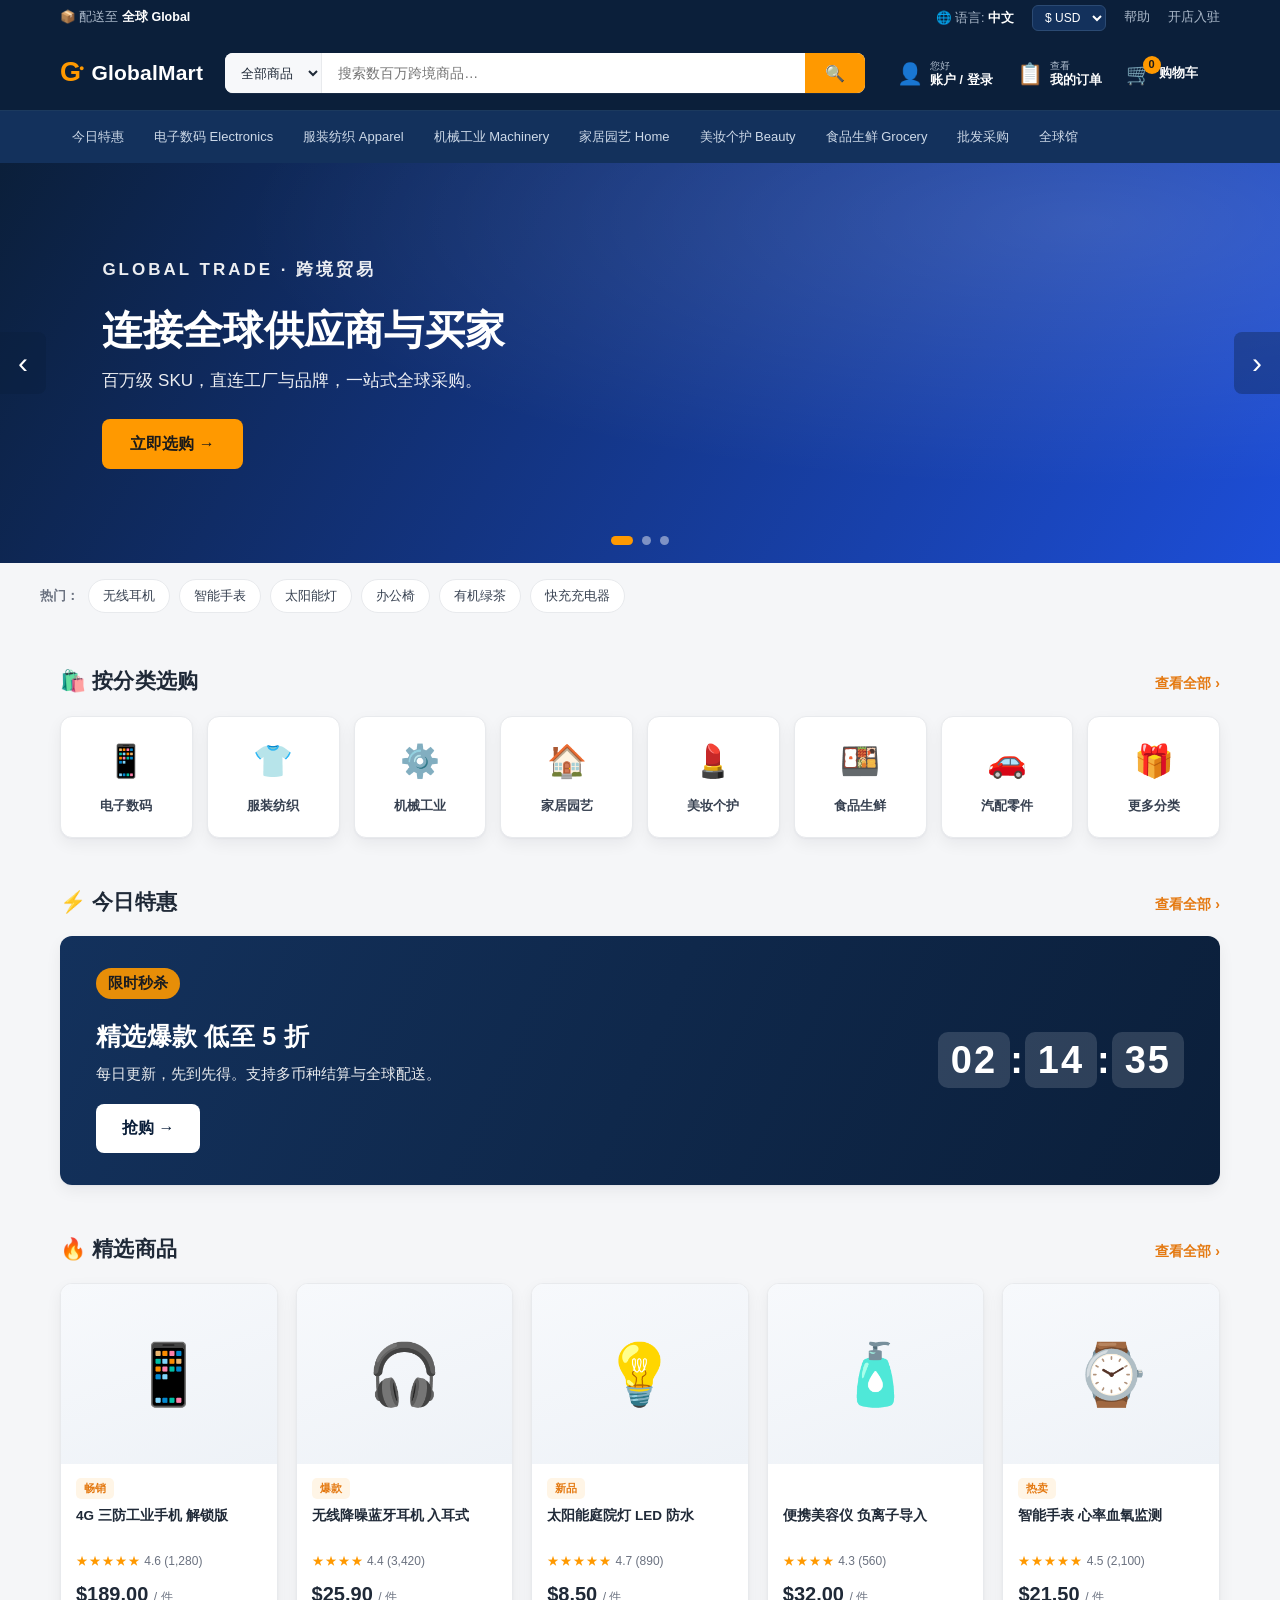
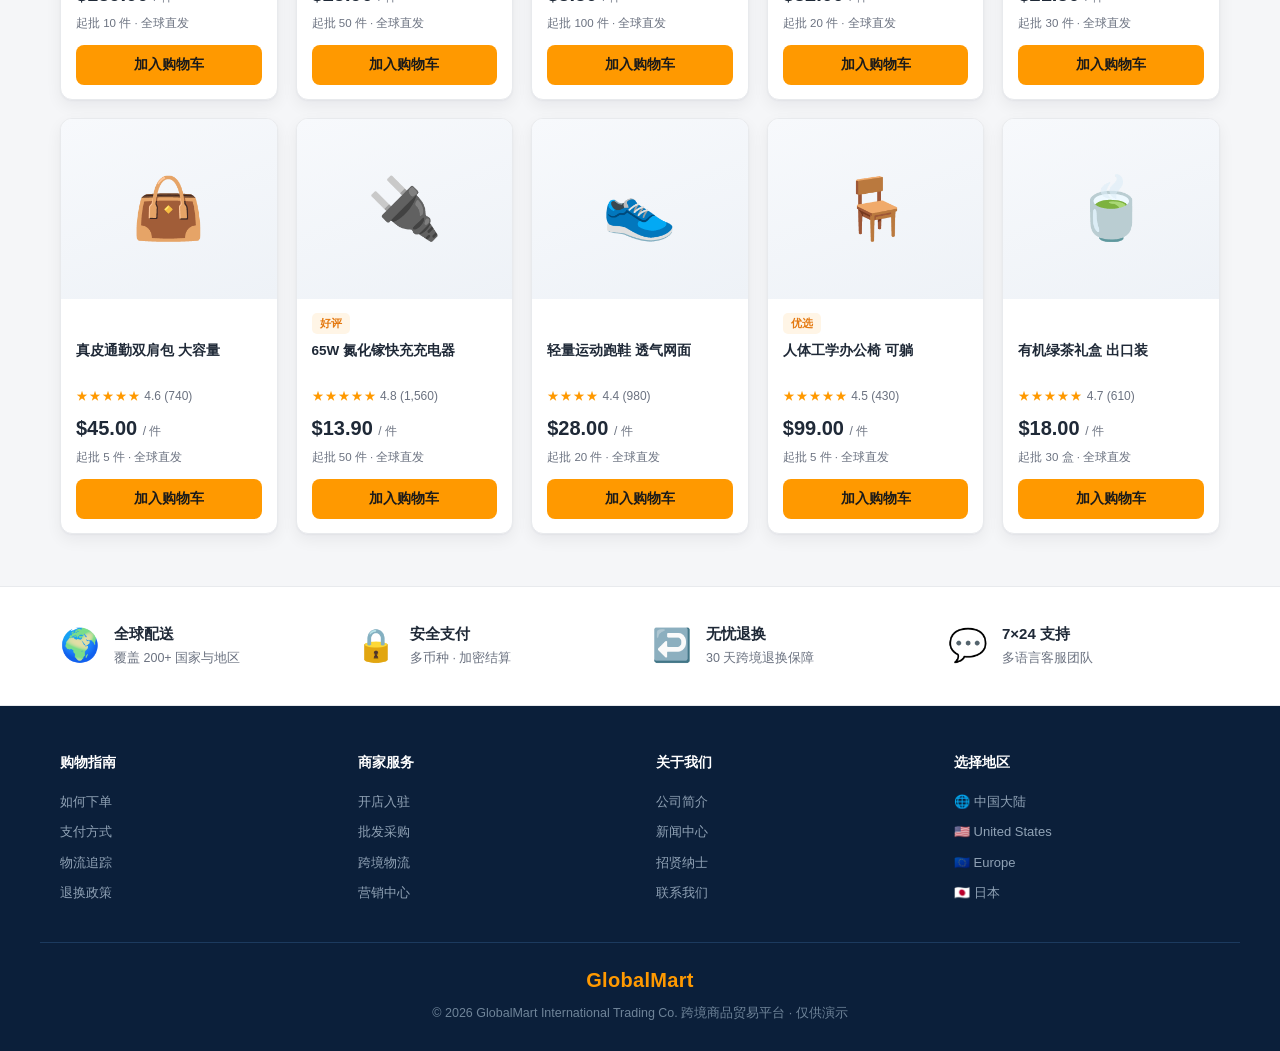
<file: index.html>
<!DOCTYPE html>
<html lang="zh-CN">
<head>
  <meta charset="UTF-8" />
  <meta name="viewport" content="width=device-width, initial-scale=1.0" />
  <title>GlobalMart — 国际商品贸易平台 | Worldwide B2B & B2C Marketplace</title>
  <meta name="description" content="GlobalMart 是一个面向国际往来的商品贸易平台，提供跨境批发与零售、全球物流与多币种结算服务。" />
  <link rel="preconnect" href="https://fonts.googleapis.com" />
  <link rel="stylesheet" href="styles.css" />
</head>
<body>
  <!-- ============ 顶部工具条 ============ -->
  <div class="topbar">
    <div class="container topbar-inner">
      <div class="topbar-left">
        <span class="ship-to" id="shipTo">📦 配送至 <strong>全球 Global</strong></span>
      </div>
      <div class="topbar-right">
        <button class="lang-btn" id="langBtn" aria-label="切换语言">🌐 <span data-i18n="language">语言</span>: <strong id="langLabel">中文</strong></button>
        <div class="currency-select">
          <label for="currency" class="sr-only">货币</label>
          <select id="currency" aria-label="选择货币">
            <option value="USD" data-symbol="$">$ USD</option>
            <option value="CNY" data-symbol="¥">¥ CNY</option>
            <option value="EUR" data-symbol="€">€ EUR</option>
            <option value="GBP" data-symbol="£">£ GBP</option>
            <option value="JPY" data-symbol="¥">¥ JPY</option>
          </select>
        </div>
        <a href="#" class="topbar-link" data-i18n="help">帮助</a>
        <a href="#" class="topbar-link" data-i18n="sell">开店入驻</a>
      </div>
    </div>
  </div>

  <!-- ============ 主头部 ============ -->
  <header class="header">
    <div class="container header-inner">
      <a href="#" class="logo" aria-label="GlobalMart 首页">
        <span class="logo-mark">G<span class="logo-dot">●</span></span>
        <span class="logo-text">GlobalMart</span>
      </a>

      <button class="menu-toggle" id="menuToggle" aria-label="菜单">☰</button>

      <form class="search" role="search" onsubmit="return false;">
        <select class="search-cat" aria-label="搜索分类">
          <option>全部商品</option>
          <option>电子数码</option>
          <option>服装纺织</option>
          <option>机械工业</option>
          <option>家居园艺</option>
          <option>美妆个护</option>
        </select>
        <input type="search" class="search-input" id="searchInput" placeholder="搜索数百万跨境商品…" data-i18n-ph="searchPh" />
        <button class="search-btn" aria-label="搜索">🔍</button>
      </form>

      <nav class="header-actions">
        <a href="account.html" class="ha-item">
          <span class="ha-icon">👤</span>
          <span class="ha-text"><small data-i18n="hello">您好</small><br /><strong data-i18n="account">账户 / 登录</strong></span>
        </a>
        <a href="#" class="ha-item">
          <span class="ha-icon">📋</span>
          <span class="ha-text"><small data-i18n="ordersSmall">查看</small><br /><strong data-i18n="orders">我的订单</strong></span>
        </a>
        <a href="#" class="ha-item cart" id="cartBtn">
          <span class="ha-icon">🛒<span class="cart-count" id="cartCount">0</span></span>
          <span class="ha-text"><strong data-i18n="cart">购物车</strong></span>
        </a>
      </nav>
    </div>

    <!-- 分类导航 -->
    <nav class="dept-nav" id="deptNav">
      <div class="container dept-inner">
        <a href="#" data-i18n="deals">今日特惠</a>
        <a href="#">电子数码 Electronics</a>
        <a href="#">服装纺织 Apparel</a>
        <a href="#">机械工业 Machinery</a>
        <a href="#">家居园艺 Home</a>
        <a href="#">美妆个护 Beauty</a>
        <a href="#">食品生鲜 Grocery</a>
        <a href="#" data-i18n="wholesale">批发采购</a>
        <a href="#" data-i18n="global">全球馆</a>
      </div>
    </nav>
  </header>

  <!-- ============ 主视觉轮播 ============ -->
  <section class="hero">
    <div class="hero-slides" id="heroSlides">
      <div class="hero-slide active" style="background:linear-gradient(120deg,#0b1f3a,#1d4ed8);">
        <div class="hero-content">
          <p class="hero-eyebrow">GLOBAL TRADE · 跨境贸易</p>
          <h1 data-i18n="hero1Title">连接全球供应商与买家</h1>
          <p data-i18n="hero1Sub">百万级 SKU，直连工厂与品牌，一站式全球采购。</p>
          <a href="#products" class="hero-cta" data-i18n="shopNow">立即选购 →</a>
        </div>
      </div>
      <div class="hero-slide" style="background:linear-gradient(120deg,#7c2d12,#f59e0b);">
        <div class="hero-content">
          <p class="hero-eyebrow">WHOLESALE · 批发专享</p>
          <h1 data-i18n="hero2Title">批量采购，更低单价</h1>
          <p data-i18n="hero2Sub">注册企业账户，解锁阶梯报价与专属客户经理。</p>
          <a href="#" class="hero-cta" data-i18n="learnMore">了解批发 →</a>
        </div>
      </div>
      <div class="hero-slide" style="background:linear-gradient(120deg,#064e3b,#10b981);">
        <div class="hero-content">
          <p class="hero-eyebrow">WORLDWIDE SHIPPING · 全球物流</p>
          <h1 data-i18n="hero3Title">200+ 国家与地区送达</h1>
          <p data-i18n="hero3Sub">清关、税费预估与全程追踪，跨境更省心。</p>
          <a href="#" class="hero-cta" data-i18n="trackShip">查询物流 →</a>
        </div>
      </div>
    </div>
    <button class="hero-arrow prev" id="heroPrev" aria-label="上一张">‹</button>
    <button class="hero-arrow next" id="heroNext" aria-label="下一张">›</button>
    <div class="hero-dots" id="heroDots"></div>
  </section>

  <!-- ============ 热门搜索 ============ -->
  <div class="trend-bar container">
    <span class="trend-label" data-i18n="trend">热门：</span>
    <a href="#">无线耳机</a><a href="#">智能手表</a><a href="#">太阳能灯</a><a href="#">办公椅</a><a href="#">有机绿茶</a><a href="#">快充充电器</a>
  </div>

  <!-- ============ 快捷分类 ============ -->
  <section class="container section" id="catTiles">
    <div class="section-head">
      <h2 data-i18n="catTitle">🛍️ 按分类选购</h2>
      <a href="#" class="see-all" data-i18n="seeAll">查看全部 ›</a>
    </div>
    <div class="cat-grid">
      <a class="cat-tile" href="#"><span class="cat-emoji">📱</span><span data-i18n="cElec">电子数码</span></a>
      <a class="cat-tile" href="#"><span class="cat-emoji">👕</span><span data-i18n="cApp">服装纺织</span></a>
      <a class="cat-tile" href="#"><span class="cat-emoji">⚙️</span><span data-i18n="cMach">机械工业</span></a>
      <a class="cat-tile" href="#"><span class="cat-emoji">🏠</span><span data-i18n="cHome">家居园艺</span></a>
      <a class="cat-tile" href="#"><span class="cat-emoji">💄</span><span data-i18n="cBeauty">美妆个护</span></a>
      <a class="cat-tile" href="#"><span class="cat-emoji">🍱</span><span data-i18n="cFood">食品生鲜</span></a>
      <a class="cat-tile" href="#"><span class="cat-emoji">🚗</span><span data-i18n="cAuto">汽配零件</span></a>
      <a class="cat-tile" href="#"><span class="cat-emoji">🎁</span><span data-i18n="cMore">更多分类</span></a>
    </div>
  </section>

  <!-- ============ 今日特惠 ============ -->
  <section class="container section">
    <div class="section-head">
      <h2 data-i18n="dealTitle">⚡ 今日特惠</h2>
      <a href="#" class="see-all" data-i18n="seeAll">查看全部 ›</a>
    </div>
    <div class="deal-banner">
      <div class="deal-info">
        <p class="deal-tag" data-i18n="limited">限时秒杀</p>
        <h3 data-i18n="dealH">精选爆款 低至 5 折</h3>
        <p data-i18n="dealP">每日更新，先到先得。支持多币种结算与全球配送。</p>
        <a href="#products" class="deal-btn" data-i18n="grab">抢购 →</a>
      </div>
      <div class="deal-timer" id="dealTimer">
        <span>02</span>:<span>14</span>:<span>36</span>
      </div>
    </div>
  </section>

  <!-- ============ 精选商品 ============ -->
  <section class="container section" id="products">
    <div class="section-head">
      <h2 data-i18n="featTitle">🔥 精选商品</h2>
      <a href="#" class="see-all" data-i18n="seeAll">查看全部 ›</a>
    </div>
    <div class="product-grid" id="productGrid"><!-- JS 渲染 --></div>
  </section>

  <!-- ============ 信任徽章 ============ -->
  <section class="trust">
    <div class="container trust-grid">
      <div class="trust-item"><span class="trust-ico">🌍</span><div><strong data-i18n="t1">全球配送</strong><small data-i18n="t1s">覆盖 200+ 国家与地区</small></div></div>
      <div class="trust-item"><span class="trust-ico">🔒</span><div><strong data-i18n="t2">安全支付</strong><small data-i18n="t2s">多币种 · 加密结算</small></div></div>
      <div class="trust-item"><span class="trust-ico">↩️</span><div><strong data-i18n="t3">无忧退换</strong><small data-i18n="t3s">30 天跨境退换保障</small></div></div>
      <div class="trust-item"><span class="trust-ico">💬</span><div><strong data-i18n="t4">7×24 支持</strong><small data-i18n="t4s">多语言客服团队</small></div></div>
    </div>
  </section>

  <!-- ============ 页脚 ============ -->
  <footer class="footer">
    <div class="container footer-grid">
      <div class="footer-col">
        <h4 data-i18n="fGet">购物指南</h4>
        <a href="#">如何下单</a><a href="#">支付方式</a><a href="#">物流追踪</a><a href="#">退换政策</a>
      </div>
      <div class="footer-col">
        <h4 data-i18n="fSell">商家服务</h4>
        <a href="#">开店入驻</a><a href="#">批发采购</a><a href="#">跨境物流</a><a href="#">营销中心</a>
      </div>
      <div class="footer-col">
        <h4 data-i18n="fAbout">关于我们</h4>
        <a href="#">公司简介</a><a href="#">新闻中心</a><a href="#">招贤纳士</a><a href="#">联系我们</a>
      </div>
      <div class="footer-col">
        <h4 data-i18n="fRegion">选择地区</h4>
        <a href="#">🌐 中国大陆</a><a href="#">🇺🇸 United States</a><a href="#">🇪🇺 Europe</a><a href="#">🇯🇵 日本</a>
      </div>
    </div>
    <div class="footer-bottom">
      <span class="footer-logo">GlobalMart</span>
      <p data-i18n="copy">© 2026 GlobalMart International Trading Co. 跨境商品贸易平台 · 仅供演示</p>
    </div>
  </footer>

  <script src="script.js"></script>
</body>
</html>
</file>
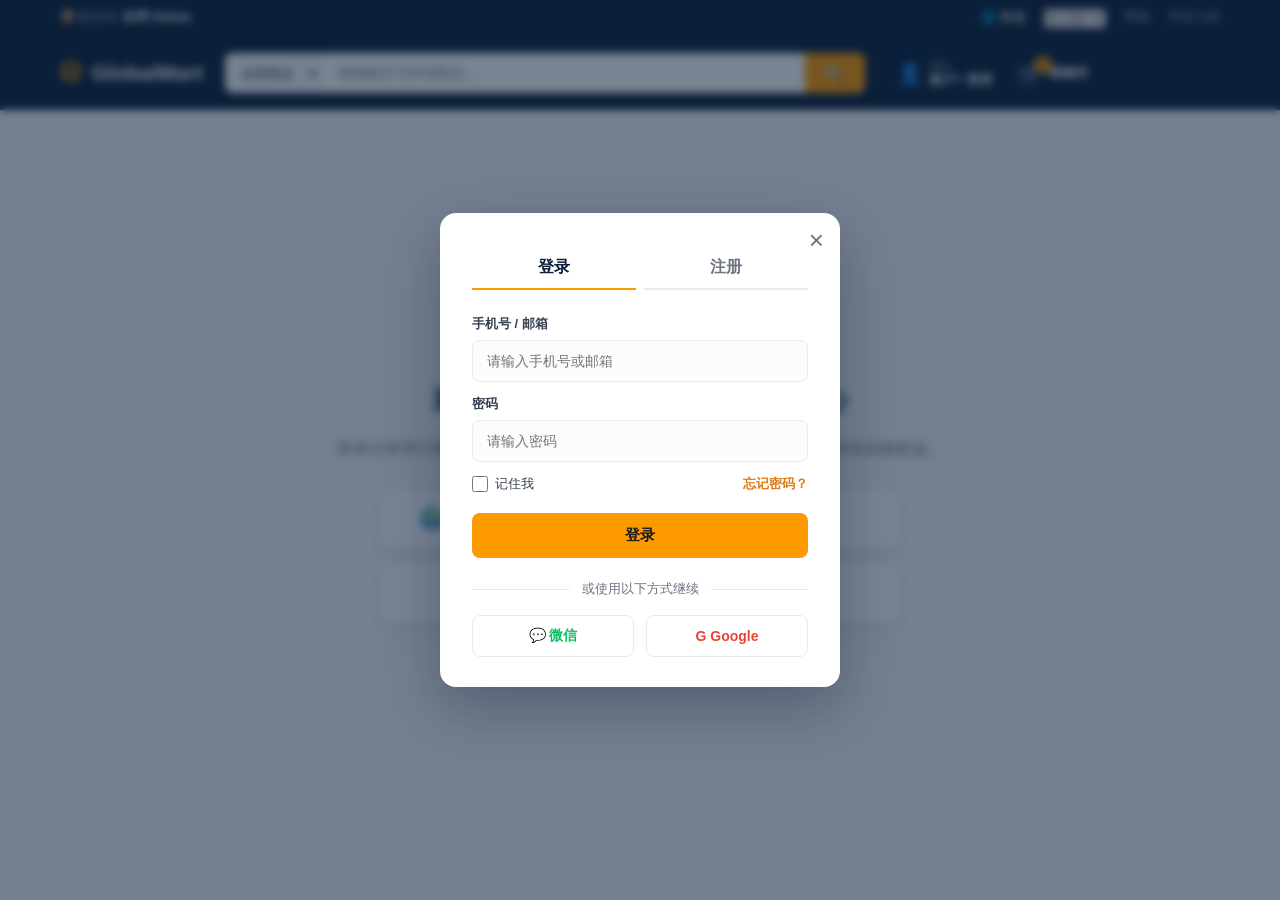
<file: account.html>
<!DOCTYPE html>
<html lang="zh-CN" data-page-node-id="A2yD7oaaXM4Z8mc42Jy04W"><head data-page-node-id="PMblcyZGyvsMWU6KF8qsfP">
  <meta charset="UTF-8" data-page-node-id="DgfKHCUmrO0cWRr0IOXT3c">
  <meta name="viewport" content="width=device-width, initial-scale=1.0" data-page-node-id="piGUa5OSyMzXfznX2ANX6y">
  <title>账户中心 — GlobalMart 登录 / 注册</title>
  <link rel="stylesheet" href="styles.css" data-page-node-id="IjJu7D52e1f00bYDxlrJD4">
  <link rel="stylesheet" href="account.css" data-page-node-id="3HHoCpFiWxbtjwlI0hieZl">
<style id="__dm_no_drag_style__">* { -webkit-user-drag: none !important; }</style><style id="__dm_bindable_badge_style__">[data-sp-bindable="database"]{outline:1px dashed #0088ff;outline-offset:2px;border-radius:4px;}[data-sp-bindable="database"] *{pointer-events:none !important;transition:none !important;animation:none !important;}[data-sp-bindable="database"]{transition:none !important;animation:none !important;}</style></head>
<body data-page-node-id="f4JDIZVHPKrxq04jEm7mlE" style="">
  <!-- ============ 顶部工具条 ============ -->
  <div class="topbar" data-page-node-id="HICYKW4J3VLy5QrQURKNcD">
    <div class="container topbar-inner" data-page-node-id="L7pDDZeZ7tNrhRaUWeGiZd">
      <div class="topbar-left" data-page-node-id="KSkHM0ey6CHlPpaOBFdCdg">
        <span class="ship-to" data-page-node-id="h8UjmCqbcWBeS8myv51bBo">📦 配送至 <strong data-page-node-id="T0guxbGR4Enxd3ZBuDyWn4">全球 Global</strong></span>
      </div>
      <div class="topbar-right" data-page-node-id="et3C9tKDg1IgERstfhBlBZ">
        <button class="lang-btn" aria-label="切换语言" data-page-node-id="Z1XREsL3cQmqeIlxYkxXnO">🌐 <strong data-page-node-id="zfAH9mfEQAjXeU71oZ966V">中文</strong></button>
        <select class="currency-select" aria-label="选择货币" data-page-node-id="j0rrUfRR8WnKU2YgYCz1hR"><option data-page-node-id="1JX4CuFCCCuxEVlr8Bmv1L">$ USD</option><option data-page-node-id="OG0E9cePTVRuiSzwDhIncA">¥ CNY</option><option data-page-node-id="wNUnNUETebwkA4M7ieiUrD">€ EUR</option><option data-page-node-id="1Sni9ap7OvEau4GUbhOCFc">£ GBP</option></select>
        <a href="index.html" class="topbar-link" data-page-node-id="8dC9HNFs0fgH97jZwOVlOF">帮助</a>
        <a href="index.html" class="topbar-link" data-page-node-id="PJC6A1IoPpQNY4ZqOqNwFm">开店入驻</a>
      </div>
    </div>
  </div>

  <!-- ============ 主头部 ============ -->
  <header class="header" data-page-node-id="mbp5QqDvZz6fC56v5JLsq6">
    <div class="header-inner" data-page-node-id="m77sDxvlNvKpJgPCBmKeFy">
      <a href="index.html" class="logo" aria-label="GlobalMart 首页" data-page-node-id="LjWVDEZxhtOfaAYciWBp1Q">
        <span class="logo-mark" data-page-node-id="1lHPEd184k49Wue7Iw3KaU">G<span class="logo-dot" data-page-node-id="glJRQECAVNzeS1zygDqdk9">●</span></span>
        <span class="logo-text" data-page-node-id="2E2CHKmJJb4ZgXjFS2TKqk">GlobalMart</span>
      </a>
      <form class="search" role="search" onsubmit="return false;" data-page-node-id="y0BjzIEgKSbIoNzZRBvFUm">
        <select class="search-cat" aria-label="搜索分类" data-page-node-id="mG7yPxqq7PM0MSuU5KLrjs"><option data-page-node-id="CyTagYFa7aEfqH7xc1fDTV">全部商品</option><option data-page-node-id="Pbazp5OSXJO3t4Kbon33gh">电子数码</option><option data-page-node-id="Q2nARRhPVoBEcGkyBolaWS">服装纺织</option><option data-page-node-id="G9uEj3o7YK6YVqJTUiqACd">机械工业</option></select>
        <input type="search" class="search-input" placeholder="搜索数百万跨境商品…" data-page-node-id="mIQvBtk9ur07j35u3sKpTp">
        <button class="search-btn" aria-label="搜索" data-page-node-id="xcxXaaACJbrSEfITJhsYP9">🔍</button>
      </form>
      <nav class="header-actions" data-page-node-id="WTeYRLrFPmsUGxqz30kXQX">
        <a href="account.html" class="ha-item" data-page-node-id="zxCef8MfuDMQnNEZ9lIH6p">
          <span class="ha-icon" data-page-node-id="FcsAaBNwLbFyYCvb07BZot">👤</span>
          <span class="ha-text" data-page-node-id="ksT9V6Hed8pSQZARyVIA1t"><small data-page-node-id="zwnzGRoP6ua2Udy2Zf80HY">您好</small><br data-page-node-id="dGt3DiGarQiYqyNJr620ix"><strong data-page-node-id="d9KGaluspGwsKvwGdrZsQU">账户 / 登录</strong></span>
        </a>
        <a href="index.html" class="ha-item cart" data-page-node-id="iV8UK1ALyB9BFiQudA6Hn9"><span class="ha-icon" data-page-node-id="jmEjA95Ed40uJMZgFJcTUE">🛒<span class="cart-count" data-page-node-id="YqeTBU9Sd0ujOLZE6b5YDg">0</span></span><span class="ha-text" data-page-node-id="y9PynIfNefAyum1R5JuPOF"><strong data-page-node-id="gi3OI1uw6zWmGrjsUzj44X">购物车</strong></span></a>
      </nav>
    </div>
  </header>

  <!-- ============ 背景内容（弹框后可见） ============ -->
  <main class="account-page" data-page-node-id="rMPtrTTFE533muVIA1Pv6L">
    <div class="account-hero" data-page-node-id="aAtl1VH8kwstnzNRB65kLu">
      <h1 data-page-node-id="8pEkq2g1pa4yC3E4Nm6AHv">欢迎来到 GlobalMart 账户中心</h1>
      <p data-page-node-id="od4BGmBcGLnBDVAaeEFPWF">登录以管理订单、跟踪全球物流、解锁企业批发报价。新用户注册立享跨境采购权益。</p>
      <div class="account-perks" data-page-node-id="1KKSla3q6UQIgVfl6aGGO1">
        <div data-page-node-id="759zumCDB5akVndGtm0A1y"><span data-page-node-id="dqCkkvrAY3bQ4XPDuEDftt">🌍</span> 覆盖 200+ 国家与地区</div>
        <div data-page-node-id="hruSEyPOag7jV1jhpMN9vZ"><span data-page-node-id="QxRlU2nqQe4zNZdCHtQAQV">💱</span> 多币种结算</div>
        <div data-page-node-id="2FQTdk7ndxRFbaHxQFlUK7"><span data-page-node-id="x8DwKQmSDCjdIz31kD0Bgz">🏷️</span> 企业阶梯报价</div>
        <div data-page-node-id="CFpdzKmejtIno4KjFFCWUc"><span data-page-node-id="vf5LTpswdesC0n0cE0SSuc">🛡️</span> 安全加密账户</div>
      </div>
    </div>
  </main>

  <!-- ============ 登录 / 注册 弹框（页面加载即弹出） ============ -->
  <div class="auth-overlay" id="authOverlay" data-page-node-id="i8NBJ3976Enoh8RImJzXBn">
    <div class="auth-modal" role="dialog" aria-modal="true" aria-label="登录或注册" data-page-node-id="4CBEc9UnDGUpNUBSpVysew">
      <button class="auth-close" id="authClose" aria-label="关闭" data-page-node-id="Bthy1KSBiNv7V4e1HMCfYX">×</button>

      <div class="auth-tabs" data-page-node-id="KWwWg5bC3JlqlFWTq530db">
        <button class="auth-tab active" data-tab="login" id="tabLogin" data-page-node-id="ZlLiXrj3Q2zVniG8X1hnhP">登录</button>
        <button class="auth-tab" data-tab="register" id="tabRegister" data-page-node-id="ObH86VbB5E7L85NXzDddBB" style="">注册​​</button>
      </div>

      <!-- 提示信息（替代 alert，避免预览沙箱拦截） -->
      <div class="auth-msg" id="authMsg" role="status" aria-live="polite"></div>

      <!-- 登录 -->
      <form class="auth-form" id="loginForm" autocomplete="on" data-page-node-id="8t6GtpqPMGTS8zIZKgO7JF">
        <label class="auth-label" data-page-node-id="ukUePU3rLaIa2ECEDvLAjX">手机号 / 邮箱</label>
        <input class="auth-input" type="text" name="account" placeholder="请输入手机号或邮箱" required="" data-page-node-id="A3w1UZHdJJrmBTVEoLOABU">
        <label class="auth-label" data-page-node-id="ppswMgOHWrqSyISCUED60g">密码</label>
        <input class="auth-input" type="password" name="password" placeholder="请输入密码" required="" data-page-node-id="bXT5OIWU1gfjCDUG49yd0w">
        <div class="auth-row" data-page-node-id="uVUxeTMWOhYdkAm2yBNUBP">
          <label class="auth-check" data-page-node-id="4hNjdvD5VzGHlFXW47BcUd"><input type="checkbox" name="remember" data-page-node-id="XoCfJoHBjoNC7YE9spsLzT"> 记住我</label>
          <a href="#" class="auth-link" data-page-node-id="AZ7jwe0DK7hhdB5wZoAZWo">忘记密码？</a>
        </div>
        <button class="auth-submit" type="submit" data-page-node-id="FkZSqaJPnukQlCWbXCLD7Z">登录</button>
      </form>

      <!-- 注册 -->
      <form class="auth-form hidden" id="registerForm" autocomplete="on" data-page-node-id="7JFU3CbyUyfalS37TUPVUM">
        <label class="auth-label" data-page-node-id="hZwvaD7EY0ceN4WoKrPBOq">账户类型</label>
        <select class="auth-input" name="type" data-page-node-id="umvYQ9RCGsJJGYagW7E5Aw">
          <option value="personal" data-page-node-id="8aaDABgrofnNrb7DS383aX">个人采购账户</option>
          <option value="business" data-page-node-id="7e9NEBrQap5e6oZDtotSK8">企业 / 批发账户</option>
        </select>
        <label class="auth-label" data-page-node-id="i9pZxb6jD5fHPf84BhUaGp">姓名 / 企业名称</label>
        <input class="auth-input" type="text" name="name" placeholder="请输入姓名或企业名称" required="" data-page-node-id="ujqZIn9ITWlvBIjEfNRHtk">
        <label class="auth-label" data-page-node-id="4Pwx4Om4M1fjznvmC9B6lf">手机号</label>
        <input class="auth-input" type="email" name="email" placeholder="可选，用于接收账单与发票" data-page-node-id="1Fs5f4ibusPwe8mmoZL2uo">
        <label class="auth-label" data-page-node-id="FFUr4PU27hm1XeH1phlMDe">验证码</label>
        <div class="auth-code-row" data-page-node-id="hzrONy6S6kFGiB3z5H7GlH">
          <input class="auth-input auth-code-input" type="text" name="code" placeholder="请输入 6 位验证码" maxlength="6" inputmode="numeric" required="" data-page-node-id="8ygso0S6UhJJjW6M0AdUyD">
          <button class="auth-code-btn" type="button" id="getCodeBtn" data-page-node-id="HHrpF3FAkTtkmpoCRnsCza">获取验证码</button>
        </div>
        <label class="auth-label" data-page-node-id="wfIXyD4SBaCif0rlIcPwUX">密码</label>
        <input class="auth-input" type="password" name="password" placeholder="至少 8 位，含字母与数字" required="" data-page-node-id="ePebtxIsLE8bInEtIra9TN">
        <label class="auth-label" data-page-node-id="OknvLed88QpupCbic0HPnB">确认密码</label>
        <input class="auth-input" type="password" name="confirm" placeholder="请再次输入密码" required="" data-page-node-id="Um6JHnSk3196tzeUokifD3">
        <label class="auth-check auth-agree" data-page-node-id="sASI5DMfaP3jQQvkGzlph3"><input type="checkbox" name="agree" required="" data-page-node-id="BQLUbAlSAQGb0ptm0DwTMB"> 我已阅读并同意 <a href="#" class="auth-link" data-page-node-id="1diYjicU8jKrUGZ8DLEKeC">《服务条款》</a> 与 <a href="#" class="auth-link" data-page-node-id="56FwiPHcU8XEZUHKksWyzo">《隐私政策》</a></label>
        <button class="auth-submit" type="submit" data-page-node-id="bHUjkAkpY5ERRuIGBKE6IH">注册并登录</button>
      </form>

      <div class="auth-divider" data-page-node-id="nMJlDJ76Ha7gpbYQvYmjkh"><span data-page-node-id="hHx0bbF5PoY1dwpmUYkYiO">或使用以下方式继续</span></div>
      <div class="auth-social" data-page-node-id="9m4TajWk3UQieyGwA4M0aP">
        <button class="auth-social-btn wechat" type="button" data-page-node-id="zTTplUPgaqKBxZFp3arn2n">💬 微信</button>
        <button class="auth-social-btn google" type="button" data-page-node-id="x1pAqDxa0ZBhgh9yOyjmbF">G Google</button>
      </div>
    </div>
  </div>
  <script src="account.js"></script>



</body></html>
</file>
<file: styles.css>
/* ===================================================================
   GlobalMart — 精简清爽版样式
   设计原则：统一留白、克制配色、卡片化、强一致性的圆角与阴影
   =================================================================== */

:root{
  --navy:#0b1f3a;
  --navy-2:#13315c;
  --accent:#ff9900;
  --accent-dark:#e47911;
  --bg:#f5f6f8;
  --card:#ffffff;
  --text:#1f2937;
  --muted:#6b7280;
  --line:#e8eaed;
  --green:#10b981;
  --radius:12px;
  --radius-sm:8px;
  --shadow:0 1px 2px rgba(16,24,40,.04), 0 6px 16px rgba(16,24,40,.06);
  --shadow-hover:0 4px 10px rgba(16,24,40,.08), 0 14px 30px rgba(16,24,40,.12);
  --max:1200px;
}

*{box-sizing:border-box;margin:0;padding:0}
html{scroll-behavior:smooth}
body{
  font-family:"Segoe UI","PingFang SC","Microsoft YaHei",Roboto,Helvetica,Arial,sans-serif;
  background:var(--bg);color:var(--text);line-height:1.55;
  -webkit-font-smoothing:antialiased;
}
.container{max-width:var(--max);margin:0 auto;padding:0 20px}
a{text-decoration:none;color:inherit}
.sr-only{position:absolute;width:1px;height:1px;overflow:hidden;clip:rect(0,0,0,0)}

/* ============ 顶部工具条 ============ */
.topbar{background:var(--navy);color:#aab8c9;font-size:12.5px}
.topbar-inner{display:flex;justify-content:space-between;align-items:center;height:36px}
.topbar-left .ship-to{color:#aab8c9}
.topbar-left .ship-to strong{color:#fff;font-weight:600}
.topbar-right{display:flex;align-items:center;gap:18px}
.topbar-link{color:#aab8c9;transition:color .15s}
.topbar-link:hover{color:#fff}
.lang-btn{background:none;border:none;color:#aab8c9;cursor:pointer;font-size:12.5px;transition:color .15s}
.lang-btn:hover{color:#fff}
.lang-btn strong{color:#fff}
.currency-select select{background:var(--navy-2);color:#fff;border:1px solid #2b4a73;border-radius:6px;padding:4px 8px;font-size:12px;cursor:pointer;outline:none}

/* ============ 主头部 ============ */
.header{background:var(--navy);position:sticky;top:0;z-index:50}
.header-inner{display:flex;align-items:center;gap:22px;padding:14px 20px;max-width:var(--max);margin:0 auto}
.logo{display:flex;align-items:center;gap:9px;color:#fff;flex-shrink:0}
.logo-mark{font-size:27px;font-weight:800;color:var(--accent);letter-spacing:-2px;line-height:1}
.logo-dot{color:var(--accent);font-size:9px;vertical-align:super}
.logo-text{font-size:21px;font-weight:700;letter-spacing:.2px}
.menu-toggle{display:none;background:none;border:none;color:#fff;font-size:24px;cursor:pointer}

.search{display:flex;flex:1;max-width:640px;background:#fff;border-radius:var(--radius-sm);overflow:hidden;box-shadow:0 1px 0 rgba(255,255,255,.06)}
.search-cat{border:none;border-right:1px solid var(--line);padding:0 12px;font-size:13px;background:#f7f8fa;color:var(--text);cursor:pointer;outline:none}
.search-input{flex:1;border:none;padding:12px 16px;font-size:14px;outline:none;color:var(--text)}
.search-btn{background:var(--accent);border:none;padding:0 20px;font-size:16px;cursor:pointer;transition:background .15s}
.search-btn:hover{background:var(--accent-dark)}

.header-actions{display:flex;align-items:center;gap:4px;flex-shrink:0}
.ha-item{display:flex;align-items:center;gap:7px;color:#fff;padding:8px 10px;border-radius:var(--radius-sm);transition:outline .15s}
.ha-item:hover{outline:1px solid rgba(255,255,255,.6)}
.ha-icon{font-size:21px;position:relative;line-height:1}
.ha-text{font-size:12.5px;line-height:1.2}
.ha-text small{color:#aab8c9}
.cart-count{position:absolute;top:-7px;right:-9px;background:var(--accent);color:#1a1a1a;font-size:11px;font-weight:700;border-radius:50%;min-width:18px;height:18px;display:flex;align-items:center;justify-content:center;padding:0 4px}

/* 分类导航 */
.dept-nav{background:var(--navy-2);border-top:1px solid #1c3a5e}
.dept-inner{display:flex;gap:6px;flex-wrap:wrap;padding:10px 20px;max-width:var(--max);margin:0 auto}
.dept-nav a{color:#cdd9e8;font-size:13px;padding:6px 12px;border-radius:20px;transition:background .15s,color .15s}
.dept-nav a:hover{background:rgba(255,255,255,.12);color:#fff}

/* ============ 主视觉 ============ */
.hero{position:relative;height:400px;overflow:hidden}
.hero-slides{height:100%}
.hero-slide{position:absolute;inset:0;opacity:0;transition:opacity .6s ease;display:flex;align-items:center}
.hero-slide.active{opacity:1}
.hero-slide::after{content:"";position:absolute;inset:0;background:radial-gradient(120% 120% at 85% 15%,rgba(255,255,255,.14),transparent 55%)}
.hero-content{position:relative;z-index:1;color:#fff;padding:0 8%;max-width:660px}
.hero-eyebrow{letter-spacing:3px;font-size:12px;font-weight:600;opacity:.85;margin-bottom:12px}
.hero-content h1{font-size:40px;font-weight:800;line-height:1.18;margin-bottom:14px;letter-spacing:.3px}
.hero-content p{font-size:17px;opacity:.92;margin-bottom:24px;max-width:540px}
.hero-cta{display:inline-block;background:var(--accent);color:#1a1a1a;font-weight:700;padding:13px 28px;border-radius:var(--radius-sm);transition:background .15s,transform .15s}
.hero-cta:hover{background:#ffb43d;transform:translateY(-1px)}
.hero-arrow{position:absolute;top:50%;transform:translateY(-50%);background:rgba(11,31,58,.35);color:#fff;border:none;font-size:30px;width:46px;height:62px;cursor:pointer;z-index:2;transition:background .15s}
.hero-arrow:hover{background:rgba(11,31,58,.6)}
.hero-arrow.prev{left:0;border-radius:0 8px 8px 0}
.hero-arrow.next{right:0;border-radius:8px 0 0 8px}
.hero-dots{position:absolute;bottom:18px;left:50%;transform:translateX(-50%);display:flex;gap:9px;z-index:2}
.hero-dots span{width:9px;height:9px;border-radius:50%;background:rgba(255,255,255,.45);cursor:pointer;transition:background .15s,width .2s}
.hero-dots span.active{background:var(--accent);width:22px;border-radius:5px}

/* ============ 热门搜索 ============ */
.trend-bar{display:flex;align-items:center;flex-wrap:wrap;gap:9px;padding:16px 0 4px}
.trend-label{font-size:13px;color:var(--muted);font-weight:600}
.trend-bar a{font-size:13px;background:var(--card);border:1px solid var(--line);color:#374151;padding:6px 14px;border-radius:20px;transition:border-color .15s,color .15s}
.trend-bar a:hover{border-color:var(--accent);color:var(--accent-dark)}

/* ============ 区块通用 ============ */
.section{margin-top:48px}
.section-head{display:flex;justify-content:space-between;align-items:baseline;margin-bottom:18px}
.section-head h2{font-size:21px;font-weight:800;letter-spacing:.2px}
.see-all{color:var(--accent-dark);font-size:14px;font-weight:600}
.see-all:hover{text-decoration:underline}

/* 分类网格 */
.cat-grid{display:grid;grid-template-columns:repeat(8,1fr);gap:14px}
.cat-tile{background:var(--card);border:1px solid var(--line);border-radius:var(--radius);padding:20px 10px;text-align:center;box-shadow:var(--shadow);transition:transform .15s,box-shadow .15s,border-color .15s;font-size:13px;font-weight:600;color:#374151}
.cat-tile:hover{transform:translateY(-3px);box-shadow:var(--shadow-hover);border-color:#f3c98a}
.cat-emoji{display:block;font-size:32px;margin-bottom:10px}

/* 特惠横幅 */
.deal-banner{background:linear-gradient(115deg,#13315c,#0b1f3a);border-radius:var(--radius);padding:32px 36px;color:#fff;display:flex;justify-content:space-between;align-items:center;flex-wrap:wrap;gap:24px;box-shadow:var(--shadow)}
.deal-tag{display:inline-block;background:var(--accent);color:#1a1a1a;font-weight:700;font-size:12px;padding:4px 12px;border-radius:20px;margin-bottom:12px}
.deal-info h3{font-size:25px;margin-bottom:8px;letter-spacing:.3px}
.deal-info p{opacity:.9;margin-bottom:18px;max-width:520px;font-size:14.5px}
.deal-btn{display:inline-block;background:#fff;color:var(--navy);font-weight:700;padding:12px 26px;border-radius:var(--radius-sm);transition:background .15s}
.deal-btn:hover{background:var(--accent)}
.deal-timer{font-size:38px;font-weight:800;font-variant-numeric:tabular-nums;letter-spacing:2px}
.deal-timer span{background:rgba(255,255,255,.14);padding:7px 13px;border-radius:10px}

/* 商品网格 */
.product-grid{display:grid;grid-template-columns:repeat(5,1fr);gap:18px}
.product-card{background:var(--card);border:1px solid var(--line);border-radius:var(--radius);overflow:hidden;box-shadow:var(--shadow);transition:transform .15s,box-shadow .15s;display:flex;flex-direction:column}
.product-card:hover{transform:translateY(-4px);box-shadow:var(--shadow-hover)}
.product-thumb{height:180px;background:linear-gradient(160deg,#f7f9fc,#eef2f7);display:flex;align-items:center;justify-content:center;font-size:60px}
.product-body{padding:14px 15px;display:flex;flex-direction:column;flex:1}
.product-tag{display:inline-block;align-self:flex-start;font-size:11px;font-weight:700;color:var(--accent-dark);background:#fff5e6;border-radius:5px;padding:2px 8px;margin-bottom:8px}
.product-title{font-size:13.5px;font-weight:600;line-height:1.4;height:38px;overflow:hidden;margin-bottom:7px;color:#1f2937}
.product-rating{font-size:12px;color:var(--muted);margin-bottom:8px}
.product-rating .stars{color:var(--accent);letter-spacing:1px}
.product-price{font-size:20px;font-weight:800;color:var(--text)}
.product-price small{font-size:12px;color:var(--muted);font-weight:500}
.product-meta{font-size:11.5px;color:var(--muted);margin:5px 0 12px}
.product-btn{margin-top:auto;background:var(--accent);color:#1a1a1a;font-weight:700;border:none;padding:11px;border-radius:var(--radius-sm);cursor:pointer;font-size:13.5px;transition:background .15s}
.product-btn:hover{background:var(--accent-dark);color:#fff}

/* ============ 信任徽章 ============ */
.trust{background:var(--card);margin-top:52px;padding:34px 0;border-top:1px solid var(--line);border-bottom:1px solid var(--line)}
.trust-grid{display:grid;grid-template-columns:repeat(4,1fr);gap:24px}
.trust-item{display:flex;align-items:center;gap:14px}
.trust-ico{font-size:32px;flex-shrink:0}
.trust-item strong{display:block;font-size:15px;color:#1f2937}
.trust-item small{color:var(--muted);font-size:12.5px}

/* ============ 页脚 ============ */
.footer{background:var(--navy);color:#aab8c9;padding:46px 0 28px;margin-top:0}
.footer-grid{display:grid;grid-template-columns:repeat(4,1fr);gap:32px;max-width:var(--max);margin:0 auto;padding:0 20px}
.footer-col h4{color:#fff;font-size:14px;margin-bottom:14px;font-weight:700}
.footer-col a{display:block;color:#90a2b5;font-size:13px;padding:5px 0;transition:color .15s}
.footer-col a:hover{color:#fff}
.footer-bottom{text-align:center;margin-top:34px;padding-top:22px;border-top:1px solid #1c3a5e;color:#6f8499;font-size:12.5px;max-width:var(--max);margin-left:auto;margin-right:auto;padding-left:20px;padding-right:20px}
.footer-logo{display:block;color:var(--accent);font-size:20px;font-weight:800;margin-bottom:8px;letter-spacing:.3px}

/* ============ 响应式 ============ */
@media(max-width:1100px){
  .product-grid{grid-template-columns:repeat(4,1fr)}
  .cat-grid{grid-template-columns:repeat(4,1fr)}
}
@media(max-width:768px){
  .menu-toggle{display:block}
  .header-inner{flex-wrap:wrap}
  .search{order:3;flex-basis:100%;max-width:none;margin-top:10px}
  .header-actions{margin-left:auto}
  .dept-nav{display:none}
  .dept-nav.open{display:block}
  .dept-inner{flex-direction:column}
  .hero{height:330px}
  .hero-content h1{font-size:30px}
  .product-grid{grid-template-columns:repeat(2,1fr)}
  .cat-grid{grid-template-columns:repeat(4,1fr)}
  .trust-grid{grid-template-columns:repeat(2,1fr)}
  .footer-grid{grid-template-columns:repeat(2,1fr)}
  .ha-text{display:none}
}
@media(max-width:480px){
  .cat-grid{grid-template-columns:repeat(3,1fr)}
  .product-grid{grid-template-columns:repeat(2,1fr)}
  .topbar-right .topbar-link{display:none}
  .hero-content h1{font-size:25px}
  .deal-banner{padding:24px}
  .deal-timer{font-size:30px}
}
</file>
<file: account.css>
/* ===================================================================
   account.css — 账户中心页面 + 登录/注册弹框
   复用 styles.css 的配色变量（--navy / --accent 等）
   =================================================================== */

/* 背景页 */
.account-page{min-height:calc(100vh - 120px);display:flex;align-items:center;justify-content:center;padding:40px 20px}
.account-hero{max-width:640px;text-align:center;color:var(--text)}
.account-hero h1{font-size:30px;font-weight:800;color:var(--navy);margin-bottom:14px}
.account-hero p{font-size:15.5px;color:var(--muted);line-height:1.7;margin-bottom:26px}
.account-perks{display:grid;grid-template-columns:repeat(2,1fr);gap:14px;max-width:520px;margin:0 auto}
.account-perks div{background:var(--card);border:1px solid var(--line);border-radius:12px;padding:14px;font-size:14px;font-weight:600;color:#374151;display:flex;align-items:center;gap:10px;justify-content:center;box-shadow:var(--shadow)}
.account-perks span{font-size:20px}

/* 弹框遮罩 */
.auth-overlay{position:fixed;inset:0;background:rgba(11,31,58,.55);backdrop-filter:blur(4px);-webkit-backdrop-filter:blur(4px);display:flex;align-items:center;justify-content:center;z-index:200;padding:20px;animation:fadeIn .2s ease}
@keyframes fadeIn{from{opacity:0}to{opacity:1}}

/* 弹框主体 */
.auth-modal{position:relative;width:400px;max-width:100%;max-height:90vh;overflow-y:auto;background:#fff;border-radius:16px;padding:34px 32px 30px;box-shadow:0 20px 60px rgba(11,31,58,.35);animation:popIn .25s cubic-bezier(.2,.8,.3,1.1)}
@keyframes popIn{from{opacity:0;transform:translateY(14px) scale(.97)}to{opacity:1;transform:none}}

.auth-close{position:absolute;top:14px;right:16px;background:none;border:none;font-size:26px;line-height:1;color:var(--muted);cursor:pointer;transition:color .15s}
.auth-close:hover{color:var(--text)}

/* 标签页 */
.auth-tabs{display:flex;gap:8px;margin-bottom:24px}
.auth-tab{flex:1;background:none;border:none;border-bottom:2px solid var(--line);padding:10px 0;font-size:16px;font-weight:700;color:var(--muted);cursor:pointer;transition:color .15s,border-color .15s}
.auth-tab.active{color:var(--navy);border-color:var(--accent)}

/* 表单 */
.auth-form{display:flex;flex-direction:column}
.auth-form.hidden{display:none}
.auth-label{font-size:13px;font-weight:600;color:#374151;margin:12px 0 6px}
.auth-label:first-child{margin-top:0}
.auth-input{width:100%;padding:12px 14px;border:1px solid var(--line);border-radius:8px;font-size:14px;color:var(--text);outline:none;transition:border-color .15s,box-shadow .15s;background:#fbfcfd}
.auth-input:focus{border-color:var(--accent);box-shadow:0 0 0 3px rgba(255,153,0,.15)}
.auth-row{display:flex;justify-content:space-between;align-items:center;margin:12px 0 18px;font-size:13px}
.auth-check{display:flex;align-items:center;gap:7px;color:#374151;cursor:pointer}
.auth-check input{width:16px;height:16px;accent-color:var(--accent)}
.auth-agree{margin:6px 0 18px;font-size:12.5px;line-height:1.5}
.auth-link{color:var(--accent-dark);font-weight:600}
.auth-link:hover{text-decoration:underline}
.auth-submit{width:100%;background:var(--accent);color:#1a1a1a;font-weight:700;font-size:15px;border:none;padding:13px;border-radius:8px;cursor:pointer;transition:background .15s}
.auth-submit:hover{background:var(--accent-dark);color:#fff}

/* 验证码行 */
.auth-code-row{display:flex;gap:10px}
.auth-code-input{flex:1;min-width:0}
.auth-code-btn{flex-shrink:0;white-space:nowrap;background:#fff;border:1px solid var(--accent);color:var(--accent-dark);font-weight:700;border-radius:8px;padding:0 16px;cursor:pointer;font-size:13.5px;transition:background .15s,color .15s}
.auth-code-btn:hover{background:var(--accent);color:#1a1a1a}
.auth-code-btn:disabled{opacity:.55;cursor:not-allowed;background:#fff;color:var(--muted);border-color:var(--line)}
.auth-hint{display:block;font-size:12px;color:var(--muted);line-height:1.5;margin:8px 0 4px}

/* 提示信息条（替代 alert） */
.auth-msg{display:none;margin:0 0 16px;padding:11px 14px;border-radius:8px;font-size:13px;line-height:1.5}
.auth-msg.show{display:block}
.auth-msg.error{background:#fdecec;color:#b42318;border:1px solid #f6c9c5}
.auth-msg.success{background:#e7f8ef;color:#067647;border:1px solid #aee9c7}
.auth-msg.info{background:#eef4ff;color:#1d4ed8;border:1px solid #c7dbff}

/* 分割线 */
.auth-divider{display:flex;align-items:center;gap:12px;margin:22px 0 16px;color:var(--muted);font-size:12.5px}
.auth-divider::before,.auth-divider::after{content:"";flex:1;height:1px;background:var(--line)}

/* 社交登录 */
.auth-social{display:flex;gap:12px}
.auth-social-btn{flex:1;display:flex;align-items:center;justify-content:center;gap:6px;border:1px solid var(--line);background:#fff;border-radius:8px;padding:11px;font-size:14px;font-weight:600;color:#374151;cursor:pointer;transition:border-color .15s,background .15s}
.auth-social-btn:hover{border-color:#cfd4da;background:#f7f8fa}
.auth-social-btn.wechat{color:#07c160}
.auth-social-btn.google{color:#ea4335}

/* 响应式 */
@media(max-width:480px){
  .auth-modal{width:100%;padding:30px 22px 26px}
  .account-perks{grid-template-columns:1fr}
  .account-hero h1{font-size:24px}
}
</file>
